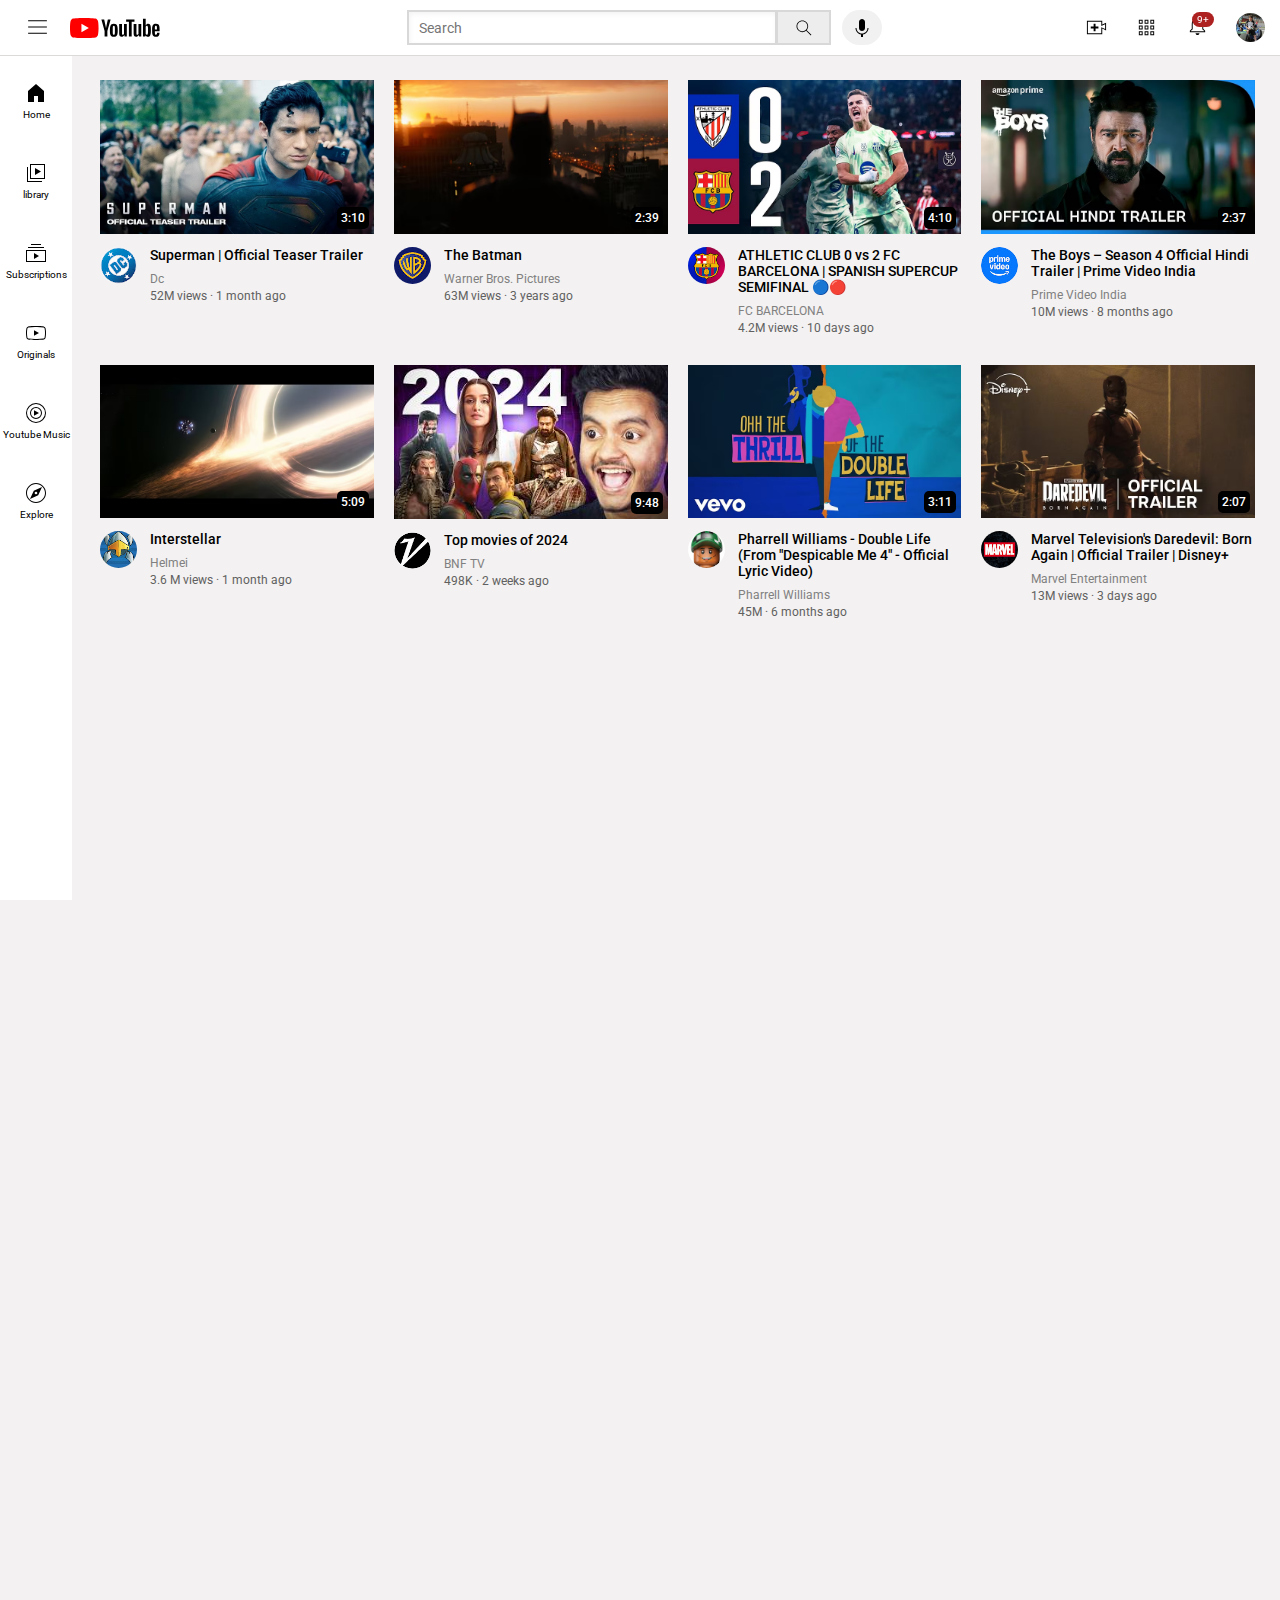
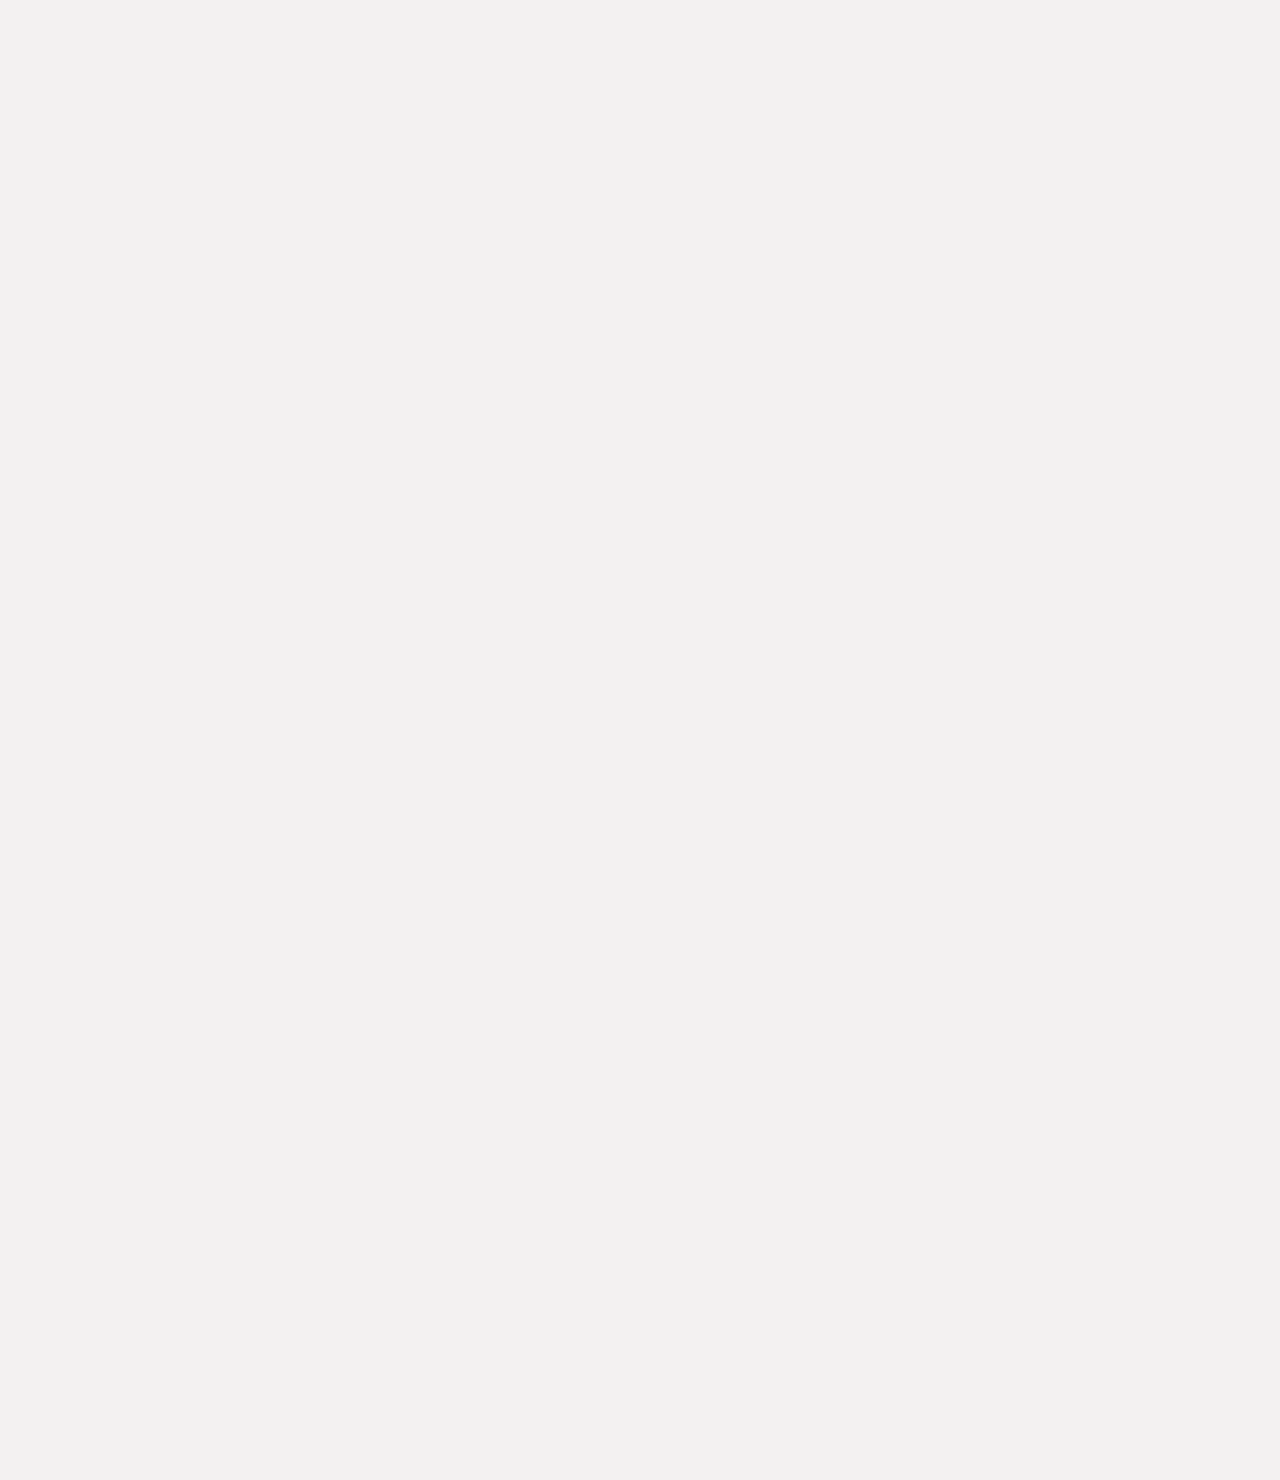
<file: index.html>
<!DOCTYPE html>
<html>
  <head>
    <title>Youtube.com</title>
    <link rel="preconnect" href="https://fonts.googleapis.com">
    <link rel="preconnect" href="https://fonts.gstatic.com" crossorigin>
    <link href="https://fonts.googleapis.com/css2?family=Roboto:wght@400;500;700&display=swap" rel="stylesheet">

    <link rel="stylesheet" href="5styles/general.css">
    <link rel="stylesheet" href="5styles/header.css">
    <link rel="stylesheet" href="5styles/video.css">
    <link rel="stylesheet" href="5styles/sidebar.css">

    </head>
  <body>
    <div class="header">
       <div class="left-section">
        <img class="hamburger-menu" src="youtubepic/hamburger-menu.svg">
        <img class="youtube-logo" src="youtubepic/youtube-logo.svg">
      </div>
       <div class="middle-section">
        <input class="text-dibba" type="textbox" placeholder="Search">
        <button class="search">
          <img class="search-icon" src="youtubepic/search.svg">
          <div class="tool-tip">Search</div>
        </button>
        <!-- put position absolute inside position relative -->
        <button class="voice">
          <img class="voice-icon" src="youtubepic/voice-search-icon.svg">
          <div class="tool-tip">Search with your voice</div>
        </button>
       </div>
       <div class="right-section">
        <div class="upload-icon">
          <img class="upload-icon" src="youtubepic/upload.svg">
          <div class="tool-tip">Create</div>
        </div>
        
        <div class="apps-icon">
          <img class="youtube-apps-icon" src="youtubepic/youtube-apps.svg">
          <div class="tool-tip">More apps</div>
        </div>
        
        <div class="notifications-icon-cont">
          <img class="notifications-icon" src="youtubepic/notifications.svg">
          <div class="notif-count">9+</div>
        </div>
        
        <img class="current-user-picture" src="youtubepic/chaprofilepic.jpg">
       </div>
      </div>


      <div class="sidebar">
       <div class="sidebar-link">
        <img src="youtubepic/home.svg">
        <div>Home</div>
       </div>
       <div class="sidebar-link">
        <img src="youtubepic/library.svg">
        <div>library</div>
       </div>
       <div class="sidebar-link">
        <img src="youtubepic/subscriptions (1).svg">
        <div>Subscriptions</div>
       </div>
       <div class="sidebar-link">
        <img src="youtubepic/originals.svg">
        <div>Originals</div>
       </div>
       <div class="sidebar-link">
        <img src="youtubepic/youtube-music.svg">
        <div>Youtube Music</div>
       </div>
       <div class="sidebar-link">
        <img src="youtubepic/explore.svg">
        <div>Explore</div>
       </div>
      </div>


    <div class="video-prew-grid">
      <div class="video-preview">
        <div class="thumbnail-row">
          <img class="thumbnail" src="4thumbnails/SUPERMAN 1.avif">
          <div class="video-time">3:10</div>
        </div>
      <div class="video-info-grid">
        <div class="channel-picture">
          <img class="pic" src="4thumbnails/DCprofilepic.jpg">
        </div>
        <div class="video-info">    
          <p class="video-title">    
            Superman | Official Teaser Trailer
          </p>
      
          <p class="video-author">
            Dc
          </p>
      
          <p class="video-stats">
            52M views &#183; 1 month ago
          </p>
        </div>
      </div>
    </div>
  
    <div class="video-preview">
      <div class="thumbnail-row">
        <img class="thumbnail" src="4thumbnails/channelthumb33.avif">
        <div class="video-time">2:39</div>
      </div>
    <div class="video-info-grid">
      <div class="channel-picture">
        <img class="pic" src="4thumbnails/profilepic2.jpg">
      </div>
      <div class="video-info">    
        <p class="video-title">    
        The Batman
        </p>
      <p class="video-author">
          Warner Bros. Pictures
        </p>
    
        <p class="video-stats">
          63M views &#183; 3 years ago
        </p>
      </div>
    </div>
  </div>
  
     <div class="video-preview">
        <div class="thumbnail-row">
          <img class="thumbnail" src="4thumbnails/channelthumb4.avif">
          <div class="video-time">4:10</div>
        </div>
      <div class="video-info-grid">
        <div class="channel-picture">
          <img class="pic" src="4thumbnails/profilepic3.jpg">
        </div>
        <div class="video-info">    
          <p class="video-title">    
            ATHLETIC CLUB 0 vs 2 FC BARCELONA | SPANISH SUPERCUP SEMIFINAL 🔵🔴
          </p>
  
          <p class="video-author">
            FC BARCELONA
          </p>
  
          <p class="video-stats">
            4.2M views &#183; 10 days ago
          </p>
        </div>
      </div>
  </div>
  
     <div class="video-preview">
    <div class="thumbnail-row">
      <img class="thumbnail" src="4thumbnails/channelthumb5.avif">
      <div class="video-time">2:37</div>
    </div>
    <div class="video-info-grid">
    <div class="channel-picture">
      <img class="pic" src="4thumbnails/profilepic4.jpg">
    </div>
    <div class="video-info">    
      <p class="video-title">    
        The Boys – Season 4 Official Hindi Trailer | Prime Video India
      </p>
  
      <p class="video-author">
        Prime Video India
      </p>
  
      <p class="video-stats">
        10M views &#183; 8 months ago
      </p>
     </div>
    </div>
  </div>
     <div class="video-preview">
      <div class="thumbnail-row">
        <img class="thumbnail" src="4thumbnails/channelthumb6.avif">
        <div class="video-time">5:09</div>
      </div>
    <div class="video-info-grid">
      <div class="channel-picture">
        <img class="pic" src="4thumbnails/profilepic5.jpg">
      </div>
      <div class="video-info">    
        <p class="video-title">    
        Interstellar
        </p>
  
        <p class="video-author">
          Helmei
        </p>
  
        <p class="video-stats">
          3.6 M views &#183; 1 month ago
        </p>
      </div>
   </div>
  </div>
  
     <div class="video-preview">
    <div class="thumbnail-row">
      <img class="thumbnail" src="4thumbnails/thumbnail22.jpg">
      <div class="video-time">9:48</div>
    </div>
    <div class="video-info-grid">
    <div class="channel-picture">
      <img class="pic" src="4thumbnails/profilepic.jpg">
    </div>
    <div class="video-info">    
      <p class="video-title">    
      Top movies of 2024
      </p>
  
      <p class="video-author">
        BNF TV
      </p>
  
      <p class="video-stats">
        498K &#183; 2 weeks ago
      </p>
     </div>
    </div>
  </div>

  <div class="video-preview">
    <div class="thumbnail-row">
      <img class="thumbnail" src="4thumbnails/gru.avif">
      <div class="video-time">3:11</div>
    </div>
    <div class="video-info-grid">
    <div class="channel-picture">
      <img class="pic" src="4thumbnails/GRUprofilepic.jpg">
    </div>
    <div class="video-info">    
      <p class="video-title">    
        Pharrell Williams - Double Life (From "Despicable Me 4" - Official Lyric Video)
      </p>
  
      <p class="video-author">
        Pharrell Williams
      </p>
  
      <p class="video-stats">
        45M &#183; 6 months ago
      </p>
     </div>
    </div>
  </div>

  <div class="video-preview">
    <div class="thumbnail-row">
      <img class="thumbnail" src="4thumbnails/daredevil.avif">
      <div class="video-time">2:07</div>
    </div>
    <div class="video-info-grid">
    <div class="channel-picture">
      <img class="pic" src="4thumbnails/marvelpic.jpg">
    </div>
    <div class="video-info">    
      <p class="video-title">    
        Marvel Television's Daredevil: Born Again | Official Trailer | Disney+
      </p>
  
      <p class="video-author">
        Marvel Entertainment
      </p>
  
      <p class="video-stats">
        13M views &#183; 3 days ago
      </p>
     </div>
    </div>
  </div>

    

  </body>
</html>
</file>
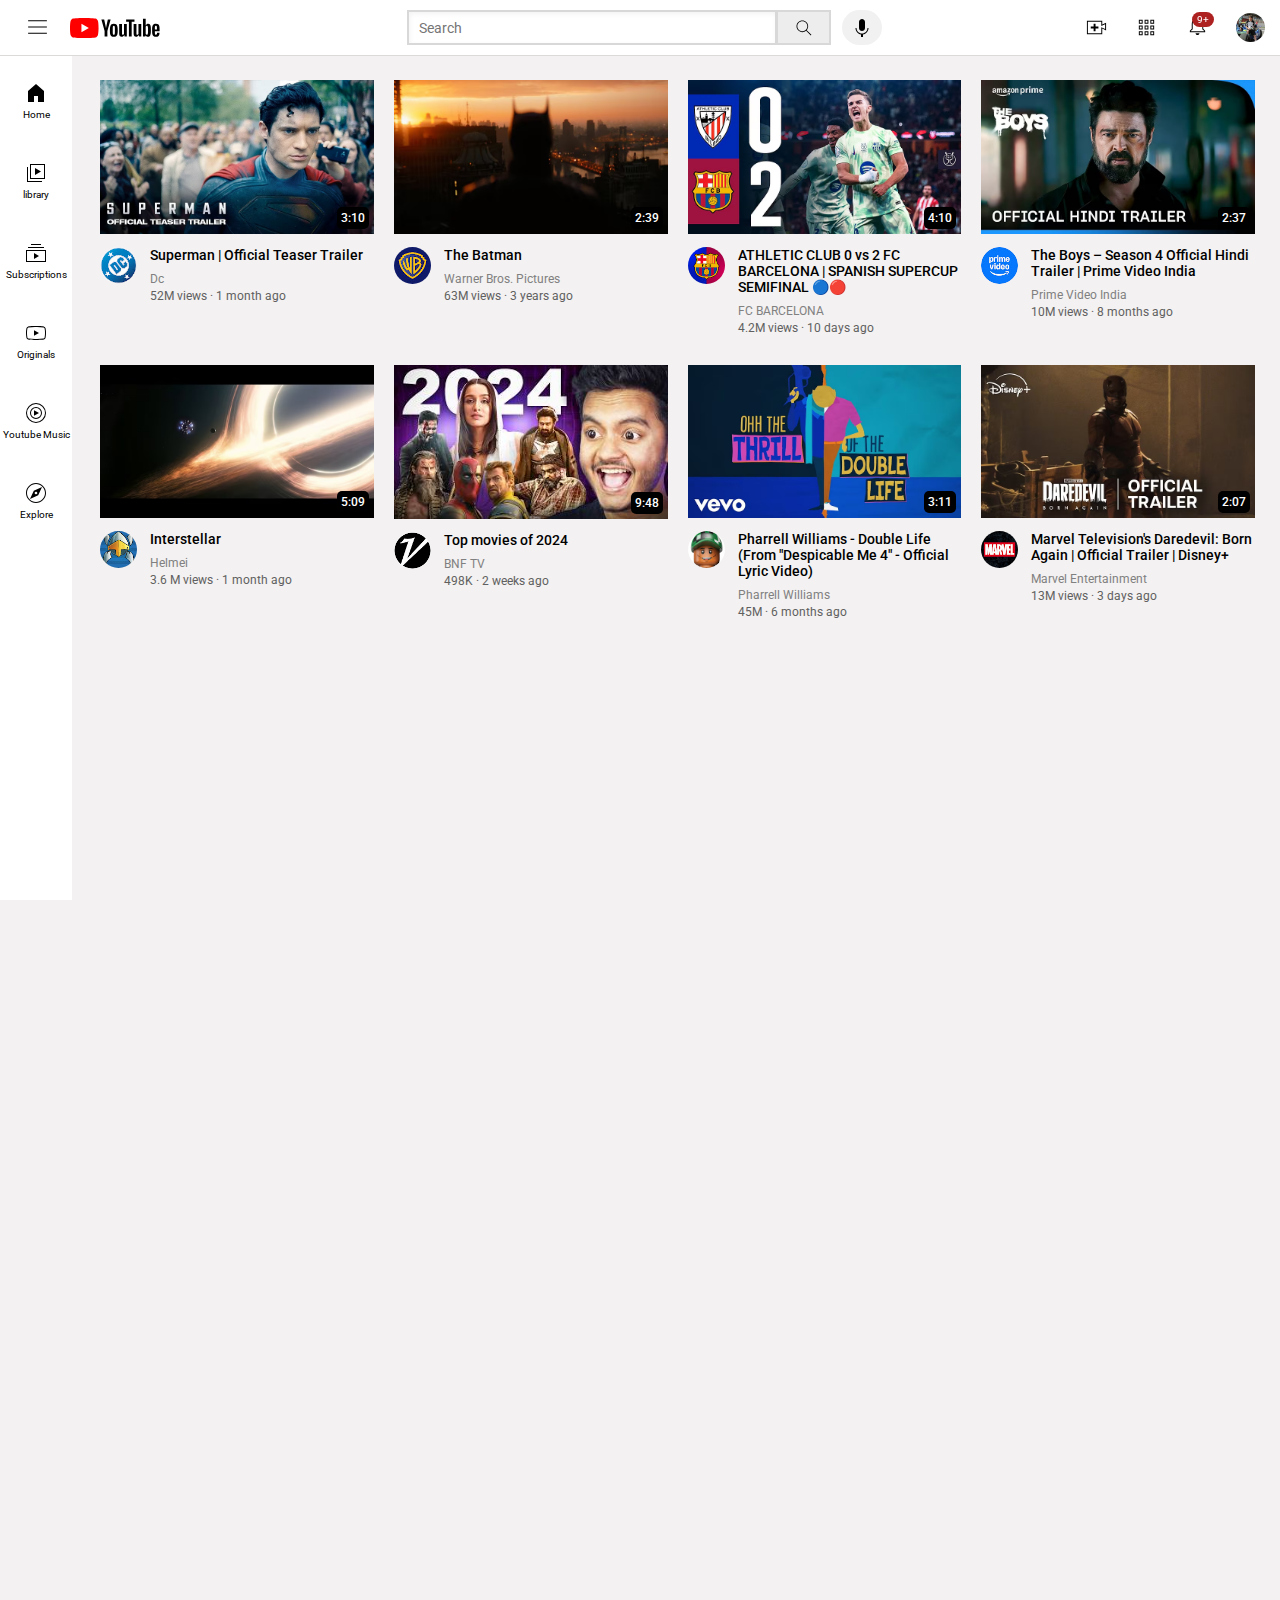
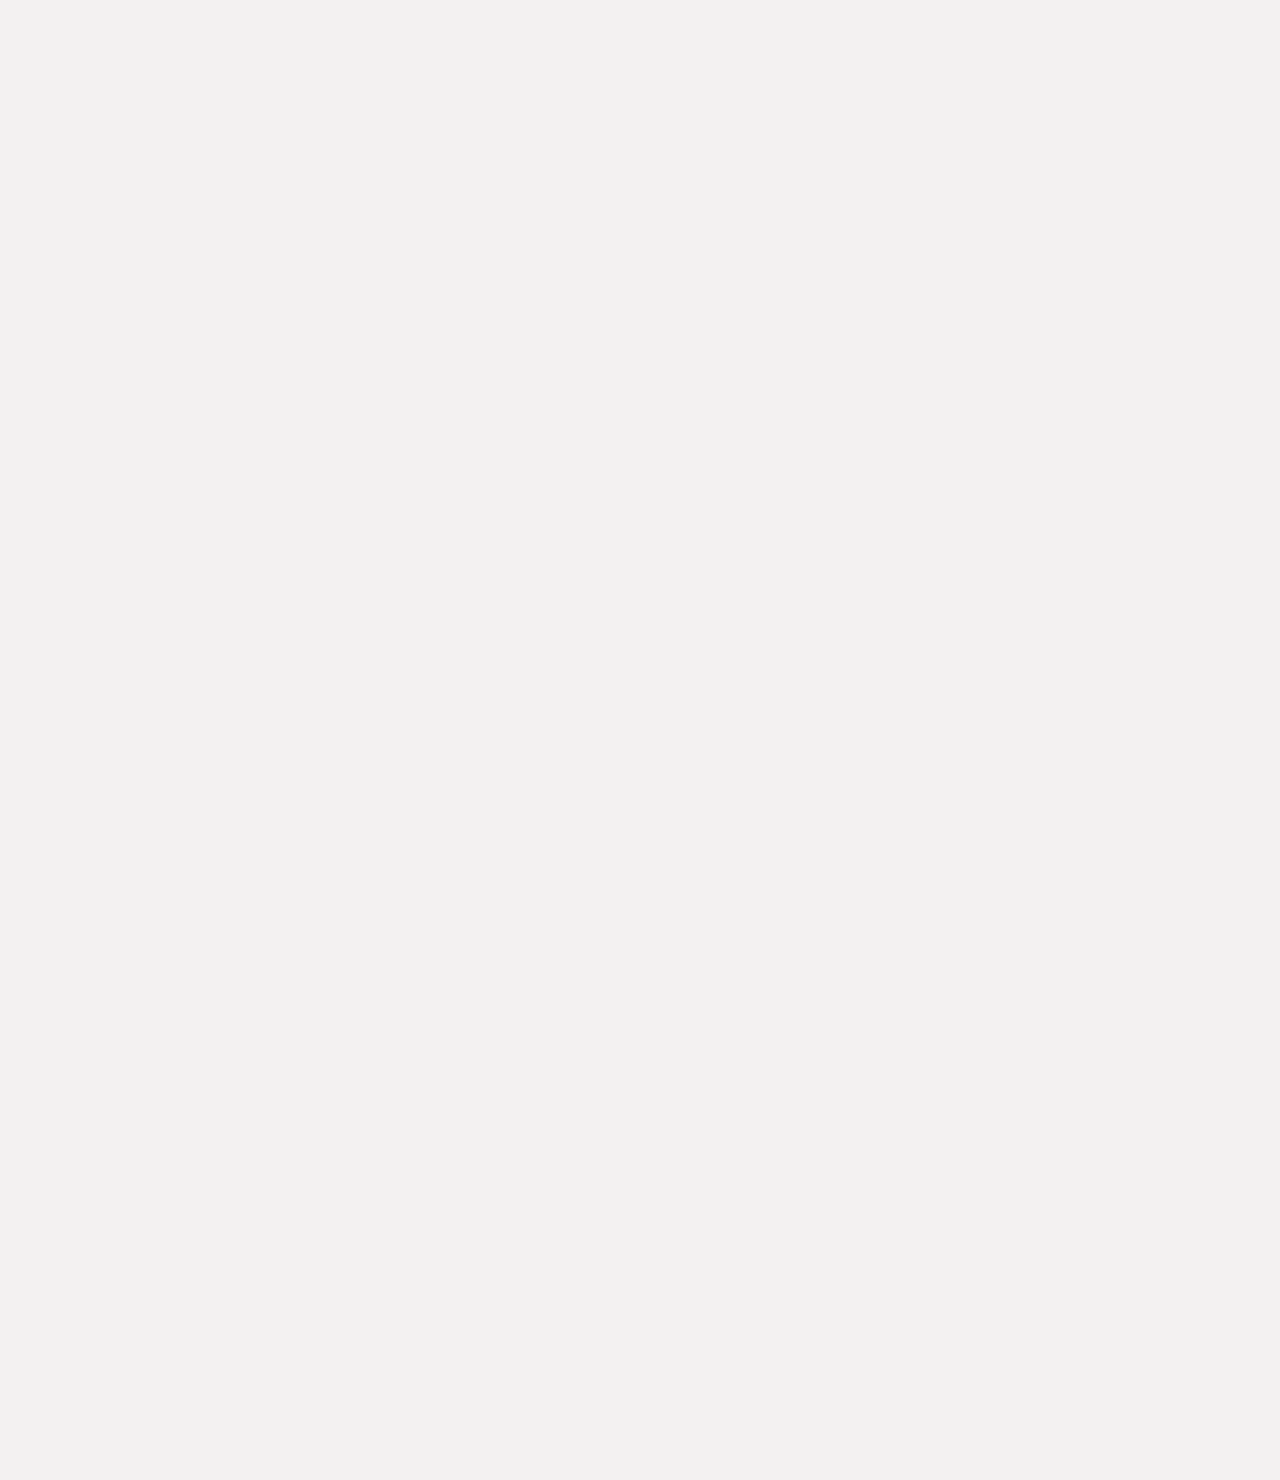
<file: youtube.html>
<!DOCTYPE html>
<html>
  <head>
    <title>Youtube.com</title>
    <link rel="preconnect" href="https://fonts.googleapis.com">
    <link rel="preconnect" href="https://fonts.gstatic.com" crossorigin>
    <link href="https://fonts.googleapis.com/css2?family=Roboto:wght@400;500;700&display=swap" rel="stylesheet">

    <link rel="stylesheet" href="5styles/general.css">
    <link rel="stylesheet" href="5styles/header.css">
    <link rel="stylesheet" href="5styles/video.css">
    <link rel="stylesheet" href="5styles/sidebar.css">

    </head>
  <body>
    <div class="header">
       <div class="left-section">
        <img class="hamburger-menu" src="youtubepic/hamburger-menu.svg">
        <img class="youtube-logo" src="youtubepic/youtube-logo.svg">
      </div>
       <div class="middle-section">
        <input class="text-dibba" type="textbox" placeholder="Search">
        <button class="search">
          <img class="search-icon" src="youtubepic/search.svg">
          <div class="tool-tip">Search</div>
        </button>
        <!-- put position absolute inside position relative -->
        <button class="voice">
          <img class="voice-icon" src="youtubepic/voice-search-icon.svg">
          <div class="tool-tip">Search with your voice</div>
        </button>
       </div>
       <div class="right-section">
        <div class="upload-icon">
          <img class="upload-icon" src="youtubepic/upload.svg">
          <div class="tool-tip">Create</div>
        </div>
        
        <div class="apps-icon">
          <img class="youtube-apps-icon" src="youtubepic/youtube-apps.svg">
          <div class="tool-tip">More apps</div>
        </div>
        
        <div class="notifications-icon-cont">
          <img class="notifications-icon" src="youtubepic/notifications.svg">
          <div class="notif-count">9+</div>
        </div>
        
        <img class="current-user-picture" src="youtubepic/chaprofilepic.jpg">
       </div>
      </div>


      <div class="sidebar">
       <div class="sidebar-link">
        <img src="youtubepic/home.svg">
        <div>Home</div>
       </div>
       <div class="sidebar-link">
        <img src="youtubepic/library.svg">
        <div>library</div>
       </div>
       <div class="sidebar-link">
        <img src="youtubepic/subscriptions (1).svg">
        <div>Subscriptions</div>
       </div>
       <div class="sidebar-link">
        <img src="youtubepic/originals.svg">
        <div>Originals</div>
       </div>
       <div class="sidebar-link">
        <img src="youtubepic/youtube-music.svg">
        <div>Youtube Music</div>
       </div>
       <div class="sidebar-link">
        <img src="youtubepic/explore.svg">
        <div>Explore</div>
       </div>
      </div>


    <div class="video-prew-grid">
      <div class="video-preview">
        <div class="thumbnail-row">
          <img class="thumbnail" src="4thumbnails/SUPERMAN 1.avif">
          <div class="video-time">3:10</div>
        </div>
      <div class="video-info-grid">
        <div class="channel-picture">
          <img class="pic" src="4thumbnails/DCprofilepic.jpg">
        </div>
        <div class="video-info">    
          <p class="video-title">    
            Superman | Official Teaser Trailer
          </p>
      
          <p class="video-author">
            Dc
          </p>
      
          <p class="video-stats">
            52M views &#183; 1 month ago
          </p>
        </div>
      </div>
    </div>
  
    <div class="video-preview">
      <div class="thumbnail-row">
        <img class="thumbnail" src="4thumbnails/channelthumb33.avif">
        <div class="video-time">2:39</div>
      </div>
    <div class="video-info-grid">
      <div class="channel-picture">
        <img class="pic" src="4thumbnails/profilepic2.jpg">
      </div>
      <div class="video-info">    
        <p class="video-title">    
        The Batman
        </p>
      <p class="video-author">
          Warner Bros. Pictures
        </p>
    
        <p class="video-stats">
          63M views &#183; 3 years ago
        </p>
      </div>
    </div>
  </div>
  
     <div class="video-preview">
        <div class="thumbnail-row">
          <img class="thumbnail" src="4thumbnails/channelthumb4.avif">
          <div class="video-time">4:10</div>
        </div>
      <div class="video-info-grid">
        <div class="channel-picture">
          <img class="pic" src="4thumbnails/profilepic3.jpg">
        </div>
        <div class="video-info">    
          <p class="video-title">    
            ATHLETIC CLUB 0 vs 2 FC BARCELONA | SPANISH SUPERCUP SEMIFINAL 🔵🔴
          </p>
  
          <p class="video-author">
            FC BARCELONA
          </p>
  
          <p class="video-stats">
            4.2M views &#183; 10 days ago
          </p>
        </div>
      </div>
  </div>
  
     <div class="video-preview">
    <div class="thumbnail-row">
      <img class="thumbnail" src="4thumbnails/channelthumb5.avif">
      <div class="video-time">2:37</div>
    </div>
    <div class="video-info-grid">
    <div class="channel-picture">
      <img class="pic" src="4thumbnails/profilepic4.jpg">
    </div>
    <div class="video-info">    
      <p class="video-title">    
        The Boys – Season 4 Official Hindi Trailer | Prime Video India
      </p>
  
      <p class="video-author">
        Prime Video India
      </p>
  
      <p class="video-stats">
        10M views &#183; 8 months ago
      </p>
     </div>
    </div>
  </div>
     <div class="video-preview">
      <div class="thumbnail-row">
        <img class="thumbnail" src="4thumbnails/channelthumb6.avif">
        <div class="video-time">5:09</div>
      </div>
    <div class="video-info-grid">
      <div class="channel-picture">
        <img class="pic" src="4thumbnails/profilepic5.jpg">
      </div>
      <div class="video-info">    
        <p class="video-title">    
        Interstellar
        </p>
  
        <p class="video-author">
          Helmei
        </p>
  
        <p class="video-stats">
          3.6 M views &#183; 1 month ago
        </p>
      </div>
   </div>
  </div>
  
     <div class="video-preview">
    <div class="thumbnail-row">
      <img class="thumbnail" src="4thumbnails/thumbnail22.jpg">
      <div class="video-time">9:48</div>
    </div>
    <div class="video-info-grid">
    <div class="channel-picture">
      <img class="pic" src="4thumbnails/profilepic.jpg">
    </div>
    <div class="video-info">    
      <p class="video-title">    
      Top movies of 2024
      </p>
  
      <p class="video-author">
        BNF TV
      </p>
  
      <p class="video-stats">
        498K &#183; 2 weeks ago
      </p>
     </div>
    </div>
  </div>

  <div class="video-preview">
    <div class="thumbnail-row">
      <img class="thumbnail" src="4thumbnails/gru.avif">
      <div class="video-time">3:11</div>
    </div>
    <div class="video-info-grid">
    <div class="channel-picture">
      <img class="pic" src="4thumbnails/GRUprofilepic.jpg">
    </div>
    <div class="video-info">    
      <p class="video-title">    
        Pharrell Williams - Double Life (From "Despicable Me 4" - Official Lyric Video)
      </p>
  
      <p class="video-author">
        Pharrell Williams
      </p>
  
      <p class="video-stats">
        45M &#183; 6 months ago
      </p>
     </div>
    </div>
  </div>

  <div class="video-preview">
    <div class="thumbnail-row">
      <img class="thumbnail" src="4thumbnails/daredevil.avif">
      <div class="video-time">2:07</div>
    </div>
    <div class="video-info-grid">
    <div class="channel-picture">
      <img class="pic" src="4thumbnails/marvelpic.jpg">
    </div>
    <div class="video-info">    
      <p class="video-title">    
        Marvel Television's Daredevil: Born Again | Official Trailer | Disney+
      </p>
  
      <p class="video-author">
        Marvel Entertainment
      </p>
  
      <p class="video-stats">
        13M views &#183; 3 days ago
      </p>
     </div>
    </div>
  </div>

    

  </body>
</html>
</file>
<file: 5styles/general.css>
p {
  font-family: Roboto, Arial;
  margin-top: 0;
  margin-bottom: 0;
}
body{
  /* the style below will be inherited*/
  font-family: Roboto, Arial;
  margin: 0;
  padding-top: 80px;
  padding-left: 100px;
  padding-right: 25px;
  height: 3000px;
  background-color: rgb(243, 241, 241);
}
</file>
<file: 5styles/header.css>
.header{
  height: 55px;
   display: flex;
   flex-direction: row;
   justify-content: space-between;

   position: fixed;
   top: 0px;
   left: 0px;
   right: 0px;
   z-index: 100;

   background-color: white;
   border-bottom-width: 1px;
   border-bottom-style: solid;
   border-bottom-color: rgb(220, 217, 217);
}
.left-section{
  align-items: center;
  display: flex;
}
.hamburger-menu{
  height: 25px;
  margin-left: 25px;
  margin-right: 20px;
}
.youtube-logo{
  height: 20px;
}

.middle-section{
  flex: 1;
  margin-left: 69px;
  margin-right: 25px;
  max-width: 475px;
  display: flex;
  align-items: center;
}
.text-dibba{
  flex: 1;
  height: 29px;
  font-size: 15px;
  padding-left: 10px;
  border-width: 2px;
  border-style: solid;
  border-color: rgb(217, 216, 216);
  box-shadow: inset 1px 2px 5px rgba(0, 0, 0, 0.05);
  width: 0;
}
.text-dibba::placeholder{
  font-family: Roboto, Arial;
  font-size: 14px;
}
.search{
  height: 35px;
  width: 55px;
  background-color:rgb(237, 237, 237);
  border-width: 2px;
  border-style: solid;
  border-color: rgb(217, 216, 216);
  margin-left: -1px;
  margin-right: 11px;

  position: relative;
}
.search,
.voice,
.upload-icon,
.apps-icon{
  position: relative;
  display: flex;
  justify-content: center;
  align-items: center;
}
.search .tool-tip,
.voice .tool-tip,
.upload-icon .tool-tip,
.apps-icon .tool-tip{
  font-family: Roboto, Arial;
  position: absolute;
  background-color: gray;
  color: white;
  padding-left: 4px;
  padding-right: 4px;
  padding-top: 8px;
  padding-bottom: 8px;
  border-radius: 2px;
  font-size: 12px;
  bottom: -30px;
  opacity: 0;
  transition: opacity 0.15ms;
  pointer-events: none;
  white-space: nowrap;
}
.search:hover .tool-tip,
.voice:hover .tool-tip,
.upload-icon:hover .tool-tip,
.apps-icon:hover .tool-tip{
  opacity: 1;

}
.search-icon{
  height: 20px;
}
.voice{
  height: 35px;
  width: 40px;
  border-radius: 23px;
  border: none;
  background-color: rgb(241, 241, 241);
}
.voice-icon{
  height: 24px;
}

.right-section{
  width: 180px;
  margin-right: 15px;
  display: flex;
  align-items: center;
  justify-content: space-between;
  flex-shrink: 0;
}

.upload-icon{
  height: 23px;
}
.youtube-apps-icon{
  height: 23px;
}
.notifications-icon{
  height: 23px;
}
.notifications-icon-cont{
  position: relative;
}
.notif-count{
  position: absolute;
  top: -2px;
  right: -5px;
  background-color: rgb(174, 33, 33);
  color: white;
  font-family: Roboto, Arial;
  font-size: 9.5px;
  padding-left: 5px;
  padding-right: 5px;
  padding-top: 2px;
  padding-bottom: 2px;
  border-radius: 10px;
}
.current-user-picture{
  height: 29px;
  border-radius: 14.5px;
}
</file>
<file: 5styles/video.css>
.thumbnail{
  width: 100%;
}
.div.example{
  display: inline-block;
}
.video-title{
  margin-top: 0;
  font-size: 14px;
  font-weight: 500;
  margin-bottom: 9px;

}
.video-info-grid{
  display: grid;
  grid-template-columns: 50px 1fr
}
.channel-picture{
  vertical-align: top;
}
.pic{
   width: 37px;
   border-radius: 50px;
}
.thumbnail-row{
  margin-bottom: 9px;
  position: relative;
}
.video-author{
  font-size: 12px;
  color: grey;
  margin-bottom: 3px;
}
.video-stats{
  font-size: 12px;
  color: rgb(96, 96, 96);
}
.video-prew-grid{
  font-family: Roboto, Arial;
  display: grid;
  grid-template-columns: 1fr 1fr 1fr;
  column-gap: 20px;
  row-gap: 30px;
}

@media (max-width: 750px){
  .video-prew-grid{
    grid-template-columns: 1fr 1fr;
  }
}
@media (min-width: 751px) and (max-width: 999px){
  .video-prew-grid{
    grid-template-columns: 1fr 1fr 1fr;
  }
}
@media (min-width: 1000px){
  .video-prew-grid{
    grid-template-columns: 1fr 1fr 1fr 1fr;
  }
}

.video-time{
  background-color: black;
  color: white;
  position: absolute;
  bottom: 9px;
  right: 5px;
  border-radius: 5px;
  font-size: 12px;
  font-weight: 500;
  padding: 4px;    
}
</file>
<file: 5styles/sidebar.css>
.sidebar{
  position:fixed;
  left: 0;
  bottom: 0px;
  top: 55px;
  background-color: white;
  width: 72px;
  z-index: 200px;
  padding-top: 5px;
}
.sidebar-link{
  height: 80px;
  display: flex;
  justify-content: center;
  align-items: center;
  flex-direction: column;
  cursor: pointer;
}
.sidebar-link:hover{
  background-color: rgb(214, 214, 214);
}
.sidebar-link img{
  height: 24px;
  margin-bottom: 4px;
}
.sidebar-link div{
  font-family: Roboto, Arial;
  font-size: 10px;

}
</file>
